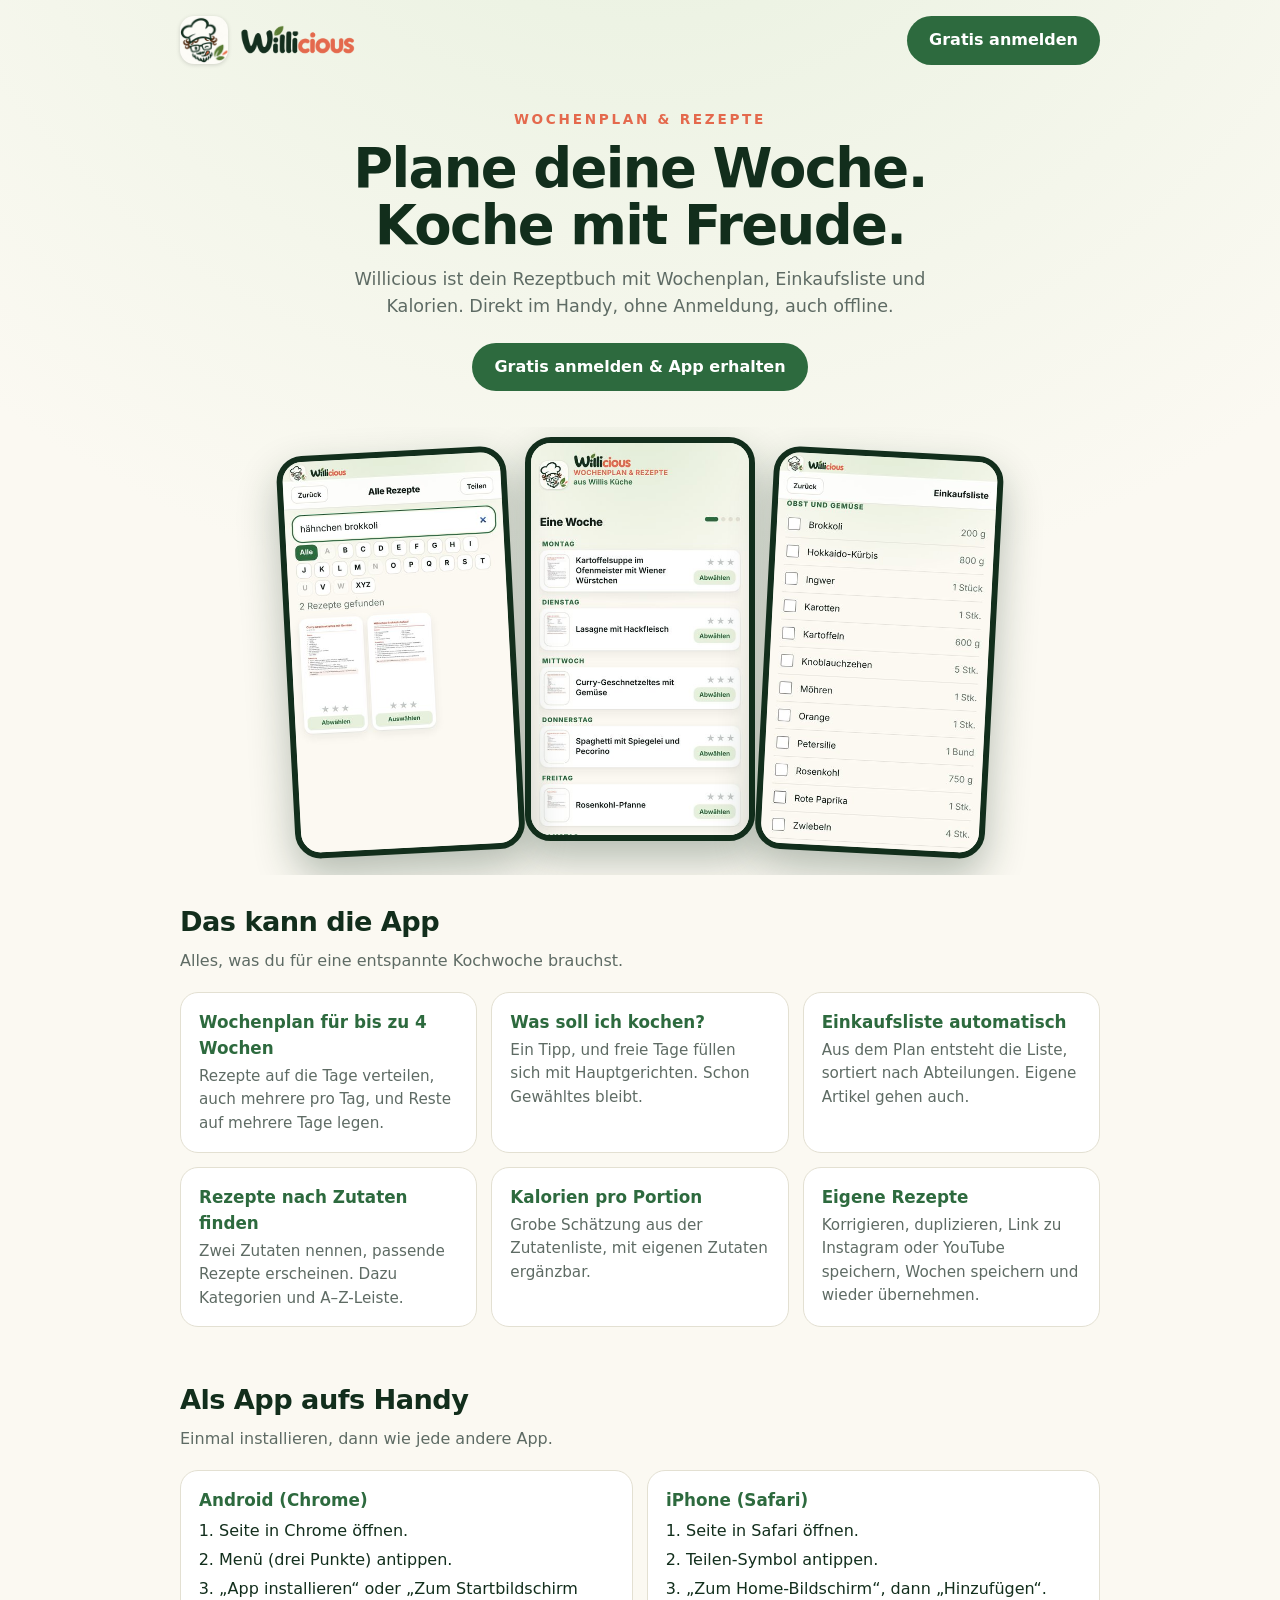
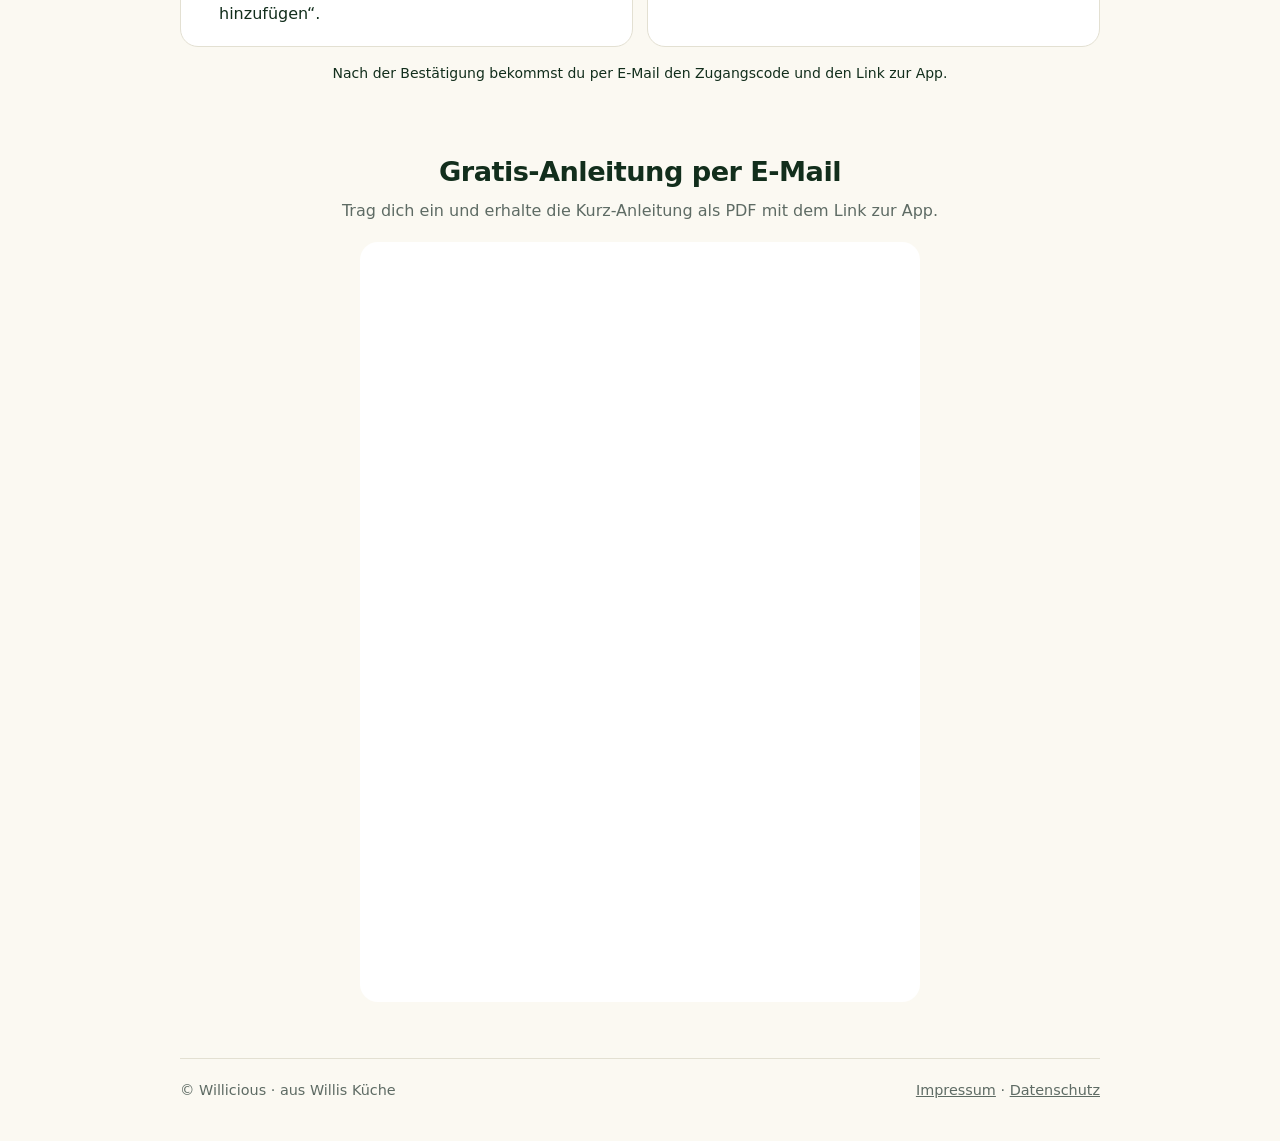
<file: Start/index.html>
<!doctype html><html lang="de"><head><meta charset="utf-8"><meta name="viewport" content="width=device-width,initial-scale=1"><title>Willicious – Wochenplan &amp; Rezepte</title><meta name="description" content="Plane deine Woche, finde Rezepte nach Zutaten und erstelle deine Einkaufsliste automatisch."><link rel="icon" href="icon-192.png"><link rel="stylesheet" href="style.css"></head><body><div class="wrap"><header class="top"><a class="brand" href="./"><img class="f" src="logo-gesicht.png" alt=""><img class="w" src="logo-schrift.png" alt="Willicious"></a><a class="btn" href="#anleitung">Gratis anmelden</a></header>
<section class="hero"><div class="kick">WOCHENPLAN &amp; REZEPTE</div><h1>Plane deine Woche.<br>Koche mit Freude.</h1><p>Willicious ist dein Rezeptbuch mit Wochenplan, Einkaufsliste und Kalorien. Direkt im Handy, ohne Anmeldung, auch offline.</p>
<div class="cta"><a class="btn" href="#anleitung">Gratis anmelden &amp; App erhalten</a></div></section>
<div class="phones"><img src="app-suche.jpg" alt="Rezepte nach Zutaten suchen"><img src="app-plan.jpg" alt="Wochenplan"><img src="app-einkauf.jpg" alt="Einkaufsliste"></div>

<section class="sec"><h2>Das kann die App</h2><p class="lead">Alles, was du für eine entspannte Kochwoche brauchst.</p>
<div class="grid">
<div class="card"><h3>Wochenplan für bis zu 4 Wochen</h3><p>Rezepte auf die Tage verteilen, auch mehrere pro Tag, und Reste auf mehrere Tage legen.</p></div>
<div class="card"><h3>Was soll ich kochen?</h3><p>Ein Tipp, und freie Tage füllen sich mit Hauptgerichten. Schon Gewähltes bleibt.</p></div>
<div class="card"><h3>Einkaufsliste automatisch</h3><p>Aus dem Plan entsteht die Liste, sortiert nach Abteilungen. Eigene Artikel gehen auch.</p></div>
<div class="card"><h3>Rezepte nach Zutaten finden</h3><p>Zwei Zutaten nennen, passende Rezepte erscheinen. Dazu Kategorien und A–Z-Leiste.</p></div>
<div class="card"><h3>Kalorien pro Portion</h3><p>Grobe Schätzung aus der Zutatenliste, mit eigenen Zutaten ergänzbar.</p></div>
<div class="card"><h3>Eigene Rezepte</h3><p>Korrigieren, duplizieren, Link zu Instagram oder YouTube speichern, Wochen speichern und wieder übernehmen.</p></div>
</div></section>

<section class="sec" id="installieren"><h2>Als App aufs Handy</h2><p class="lead">Einmal installieren, dann wie jede andere App.</p>
<div class="steps"><div class="card"><h3>Android (Chrome)</h3><ol><li>Seite in Chrome öffnen.</li><li>Menü (drei Punkte) antippen.</li><li>„App installieren“ oder „Zum Startbildschirm hinzufügen“.</li></ol></div>
<div class="card"><h3>iPhone (Safari)</h3><ol><li>Seite in Safari öffnen.</li><li>Teilen-Symbol antippen.</li><li>„Zum Home-Bildschirm“, dann „Hinzufügen“.</li></ol></div></div>
<p class="center" style="margin-top:16px;font-size:14px">Nach der Bestätigung bekommst du per E-Mail den Zugangscode und den Link zur App.</p></section>

<section class="sec" id="anleitung"><h2 class="center">Gratis-Anleitung per E-Mail</h2><p class="lead center">Trag dich ein und erhalte die Kurz-Anleitung als PDF mit dem Link zur App.</p>
<div style="max-width:560px;margin:0 auto"><iframe title="Anmeldung" src="https://e4b2fcf6.sibforms.com/v2/serve/[base64]" width="100%" height="760" frameborder="0" scrolling="auto" allowfullscreen style="display:block;margin:0 auto;max-width:100%;border:0;border-radius:18px;background:#fff"></iframe></div></section>
<footer><span>© Willicious · aus Willis Küche</span><span><a href="impressum.html">Impressum</a> · <a href="datenschutz.html">Datenschutz</a></span></footer></div></body></html>
</file>
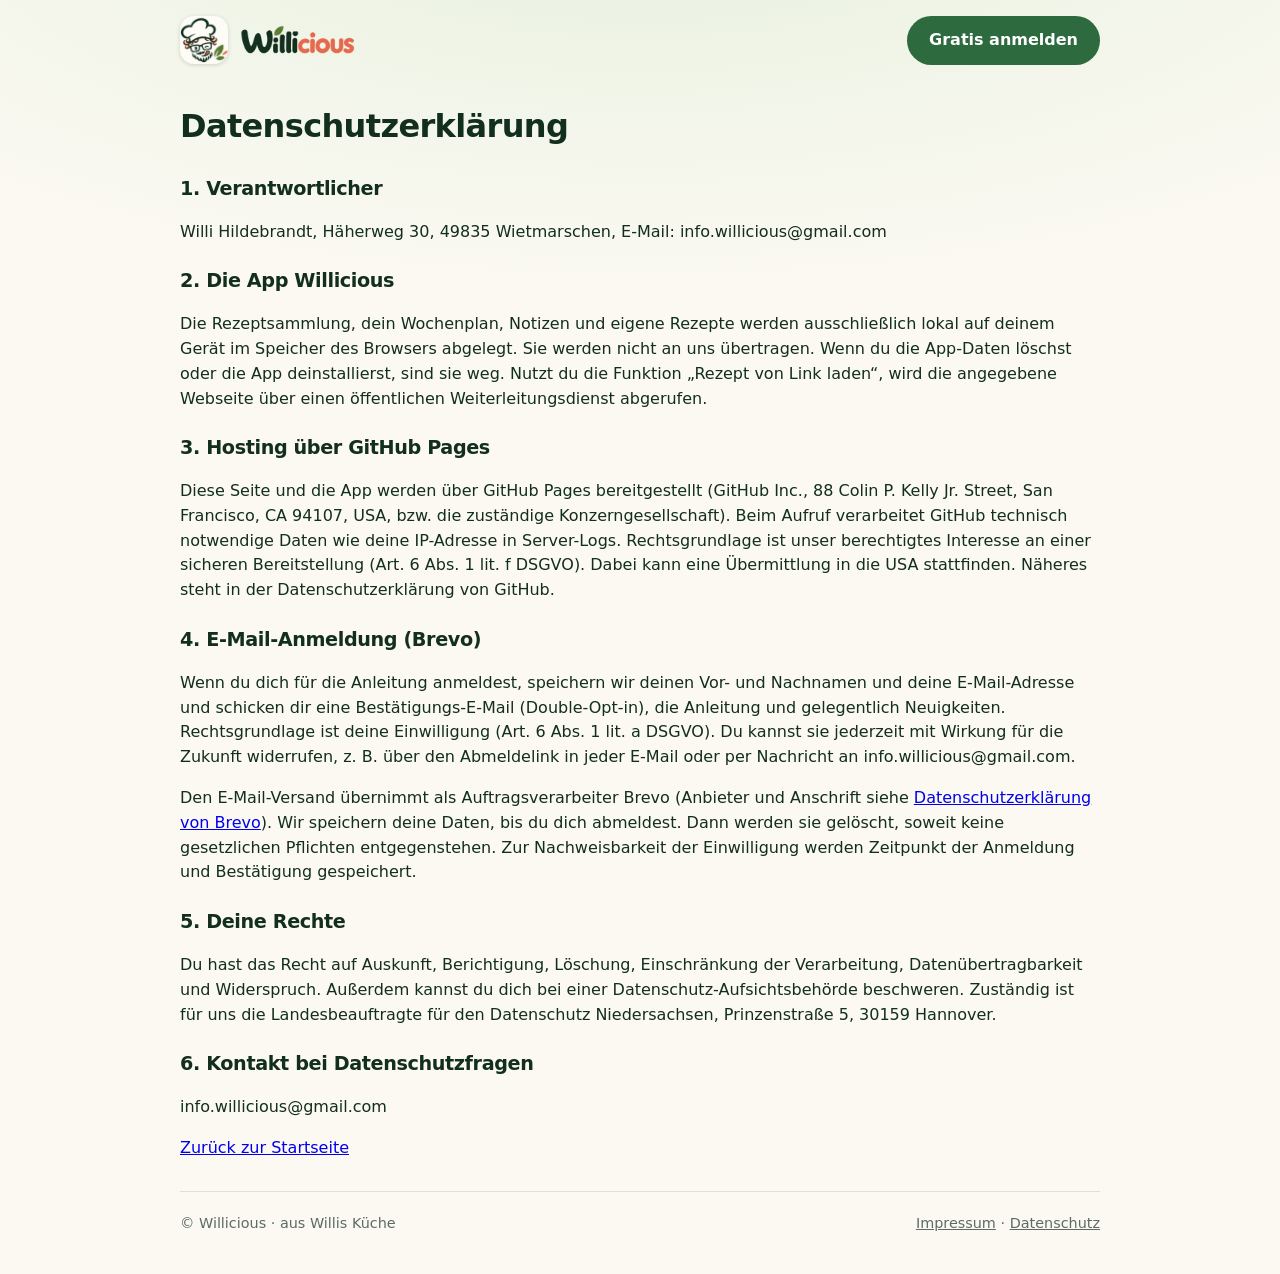
<file: Start/datenschutz.html>
<!doctype html><html lang="de"><head><meta charset="utf-8"><meta name="viewport" content="width=device-width,initial-scale=1"><title>Datenschutz – Willicious</title><meta name="description" content=""><link rel="icon" href="icon-192.png"><link rel="stylesheet" href="style.css"><meta name="robots" content="noindex"></head><body><div class="wrap"><header class="top"><a class="brand" href="./"><img class="f" src="logo-gesicht.png" alt=""><img class="w" src="logo-schrift.png" alt="Willicious"></a><a class="btn" href="index.html#anleitung">Gratis anmelden</a></header><main class="legal"><h1>Datenschutzerklärung</h1>

<h2>1. Verantwortlicher</h2>
<p>Willi Hildebrandt, Häherweg 30, 49835 Wietmarschen, E-Mail: info.willicious@gmail.com</p>
<h2>2. Die App Willicious</h2>
<p>Die Rezeptsammlung, dein Wochenplan, Notizen und eigene Rezepte werden ausschließlich lokal auf deinem Gerät im Speicher des Browsers abgelegt. Sie werden nicht an uns übertragen. Wenn du die App-Daten löschst oder die App deinstallierst, sind sie weg. Nutzt du die Funktion „Rezept von Link laden“, wird die angegebene Webseite über einen öffentlichen Weiterleitungsdienst abgerufen.</p>
<h2>3. Hosting über GitHub Pages</h2>
<p>Diese Seite und die App werden über GitHub Pages bereitgestellt (GitHub Inc., 88 Colin P. Kelly Jr. Street, San Francisco, CA 94107, USA, bzw. die zuständige Konzerngesellschaft). Beim Aufruf verarbeitet GitHub technisch notwendige Daten wie deine IP-Adresse in Server-Logs. Rechtsgrundlage ist unser berechtigtes Interesse an einer sicheren Bereitstellung (Art. 6 Abs. 1 lit. f DSGVO). Dabei kann eine Übermittlung in die USA stattfinden. Näheres steht in der Datenschutzerklärung von GitHub.</p>
<h2>4. E-Mail-Anmeldung (Brevo)</h2>
<p>Wenn du dich für die Anleitung anmeldest, speichern wir deinen Vor- und Nachnamen und deine E-Mail-Adresse und schicken dir eine Bestätigungs-E-Mail (Double-Opt-in), die Anleitung und gelegentlich Neuigkeiten. Rechtsgrundlage ist deine Einwilligung (Art. 6 Abs. 1 lit. a DSGVO). Du kannst sie jederzeit mit Wirkung für die Zukunft widerrufen, z. B. über den Abmeldelink in jeder E-Mail oder per Nachricht an info.willicious@gmail.com.</p>
<p>Den E-Mail-Versand übernimmt als Auftragsverarbeiter Brevo (Anbieter und Anschrift siehe <a href="https://www.brevo.com/de/legal/privacypolicy/">Datenschutzerklärung von Brevo</a>). Wir speichern deine Daten, bis du dich abmeldest. Dann werden sie gelöscht, soweit keine gesetzlichen Pflichten entgegenstehen. Zur Nachweisbarkeit der Einwilligung werden Zeitpunkt der Anmeldung und Bestätigung gespeichert.</p>
<h2>5. Deine Rechte</h2>
<p>Du hast das Recht auf Auskunft, Berichtigung, Löschung, Einschränkung der Verarbeitung, Datenübertragbarkeit und Widerspruch. Außerdem kannst du dich bei einer Datenschutz-Aufsichtsbehörde beschweren. Zuständig ist für uns die Landesbeauftragte für den Datenschutz Niedersachsen, Prinzenstraße 5, 30159 Hannover.</p>
<h2>6. Kontakt bei Datenschutzfragen</h2>
<p>info.willicious@gmail.com</p>
<p><a href="./">Zurück zur Startseite</a></p></main><footer><span>© Willicious · aus Willis Küche</span><span><a href="impressum.html">Impressum</a> · <a href="datenschutz.html">Datenschutz</a></span></footer></div></body></html>
</file>
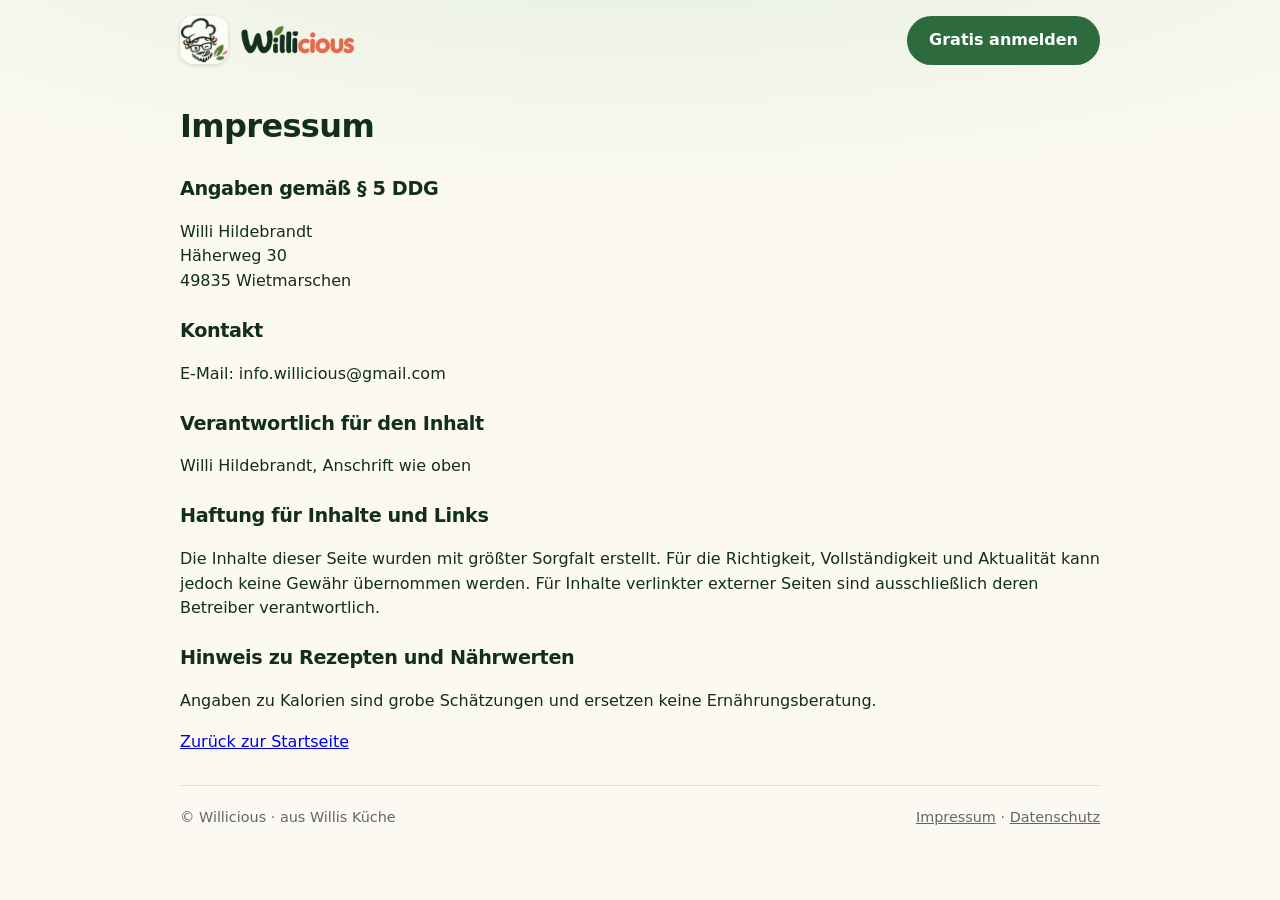
<file: Start/impressum.html>
<!doctype html><html lang="de"><head><meta charset="utf-8"><meta name="viewport" content="width=device-width,initial-scale=1"><title>Impressum – Willicious</title><meta name="description" content=""><link rel="icon" href="icon-192.png"><link rel="stylesheet" href="style.css"><meta name="robots" content="noindex"></head><body><div class="wrap"><header class="top"><a class="brand" href="./"><img class="f" src="logo-gesicht.png" alt=""><img class="w" src="logo-schrift.png" alt="Willicious"></a><a class="btn" href="index.html#anleitung">Gratis anmelden</a></header><main class="legal"><h1>Impressum</h1>

<h2>Angaben gemäß § 5 DDG</h2>
<p>Willi Hildebrandt<br>Häherweg 30<br>49835 Wietmarschen</p>
<h2>Kontakt</h2>
<p>E-Mail: info.willicious@gmail.com</p>
<h2>Verantwortlich für den Inhalt</h2>
<p>Willi Hildebrandt, Anschrift wie oben</p>
<h2>Haftung für Inhalte und Links</h2>
<p>Die Inhalte dieser Seite wurden mit größter Sorgfalt erstellt. Für die Richtigkeit, Vollständigkeit und Aktualität kann jedoch keine Gewähr übernommen werden. Für Inhalte verlinkter externer Seiten sind ausschließlich deren Betreiber verantwortlich.</p>
<h2>Hinweis zu Rezepten und Nährwerten</h2>
<p>Angaben zu Kalorien sind grobe Schätzungen und ersetzen keine Ernährungsberatung.</p>
<p><a href="./">Zurück zur Startseite</a></p></main><footer><span>© Willicious · aus Willis Küche</span><span><a href="impressum.html">Impressum</a> · <a href="datenschutz.html">Datenschutz</a></span></footer></div></body></html>
</file>
<file: Start/style.css>
:root{--bg:#FBF9F2;--surf:#fff;--ink:#122E1C;--mut:#5E6B64;--acc:#2D6A3E;--acc2:#E6F0DD;--ora:#E4694D;--line:#E3E0D2}
@media (prefers-color-scheme:dark){:root{--bg:#121815;--surf:#1B2420;--ink:#E8EFEA;--mut:#9AA9A0;--acc:#86C97A;--acc2:#1F2E22;--ora:#F08467;--line:#2D3A33}}
*{box-sizing:border-box}html{scroll-behavior:smooth}
body{margin:0;background:var(--bg);color:var(--ink);font-family:system-ui,-apple-system,"Segoe UI",Roboto,sans-serif;line-height:1.55;background-image:radial-gradient(120% 50% at 50% -10%,var(--acc2),transparent 65%);background-repeat:no-repeat}
.wrap{max-width:960px;margin:0 auto;padding:0 20px}
header.top{display:flex;align-items:center;justify-content:space-between;gap:12px;padding:16px 0}
.brand{display:flex;align-items:center;gap:12px;text-decoration:none;color:inherit}
.brand img.f{width:48px;height:48px;border-radius:14px;background:#FDFCF7;box-shadow:0 1px 4px rgba(0,0,0,.15)}
.brand img.w{height:30px}
@media (prefers-color-scheme:dark){.brand img.w{filter:brightness(0) invert(.9)}}
a.btn,button.btn{display:inline-block;border:0;cursor:pointer;font:inherit;font-weight:700;text-decoration:none;padding:12px 22px;border-radius:999px;background:var(--acc);color:#fff}
@media (prefers-color-scheme:dark){a.btn,button.btn{color:#0E1712}}
a.btn.alt{background:transparent;color:var(--acc);border:2px solid var(--acc)}
.hero{text-align:center;padding:28px 0 36px}
.hero .kick{color:var(--ora);font-weight:800;letter-spacing:.2em;font-size:.85rem}
.hero h1{font-size:clamp(2rem,6vw,3.4rem);line-height:1.05;letter-spacing:-.03em;margin:10px 0 12px}
.hero p{max-width:34em;margin:0 auto 22px;color:var(--mut);font-size:1.1rem}
.hero .cta{display:flex;gap:12px;justify-content:center;flex-wrap:wrap}
.phones{display:flex;justify-content:center;gap:10px;padding:10px 12px 34px;overflow:hidden}
.phones img{width:min(28vw,230px);border-radius:26px;border:6px solid #122E1C;box-shadow:0 18px 40px rgba(18,46,28,.3);background:#fff}
.phones img:nth-child(1){transform:rotate(-3deg) translateY(14px)}.phones img:nth-child(3){transform:rotate(3deg) translateY(14px)}
h2{font-size:1.7rem;letter-spacing:-.02em;margin:0 0 6px}
.sec{padding:26px 0}
.sec>p.lead{color:var(--mut);margin:0 0 18px}
.grid{display:grid;grid-template-columns:repeat(auto-fit,minmax(250px,1fr));gap:14px}
.card{background:var(--surf);border:1px solid var(--line);border-radius:18px;padding:16px 18px}
.card h3{margin:0 0 4px;font-size:1.05rem;color:var(--acc)}.card p{margin:0;color:var(--mut);font-size:.95rem}
.steps{display:grid;grid-template-columns:repeat(auto-fit,minmax(280px,1fr));gap:14px}
.steps ol{margin:6px 0 0;padding-left:20px}.steps li{margin:4px 0}
form.signup{background:var(--surf);border:1px solid var(--line);border-radius:22px;padding:22px;max-width:520px;margin:0 auto}
form.signup label{display:block;font-weight:700;margin:12px 0 4px}
form.signup input[type=text],form.signup input[type=email]{width:100%;font:inherit;padding:12px 14px;border-radius:12px;border:1px solid var(--line);background:var(--bg);color:var(--ink)}
form.signup input:focus{outline:2px solid var(--acc);border-color:transparent}
.consent{display:flex;gap:10px;align-items:flex-start;margin:14px 0;font-size:.88rem;color:var(--mut)}
.consent input{margin-top:4px;width:20px;height:20px;accent-color:var(--acc);flex:none}
.hp{position:absolute;left:-5000px}
#fmsg{margin:10px 0 0;font-weight:700;color:var(--ora);min-height:1.2em}
footer{border-top:1px solid var(--line);margin-top:30px;padding:20px 0 40px;color:var(--mut);font-size:.9rem;display:flex;gap:16px;flex-wrap:wrap;justify-content:space-between}
footer a{color:var(--mut)}
.legal h1{font-size:2rem;letter-spacing:-.02em}.legal h2{font-size:1.2rem;margin:22px 0 4px}.legal p,.legal li{color:var(--ink)}
.todo{background:#FFF3CD;color:#5c4400;border:1px solid #f0d77a;border-radius:12px;padding:12px 14px;margin:14px 0;font-size:.92rem}
mark{background:#FFE9A8;color:#3d2e00;padding:0 3px;border-radius:4px}
.center{text-align:center}
</file>
